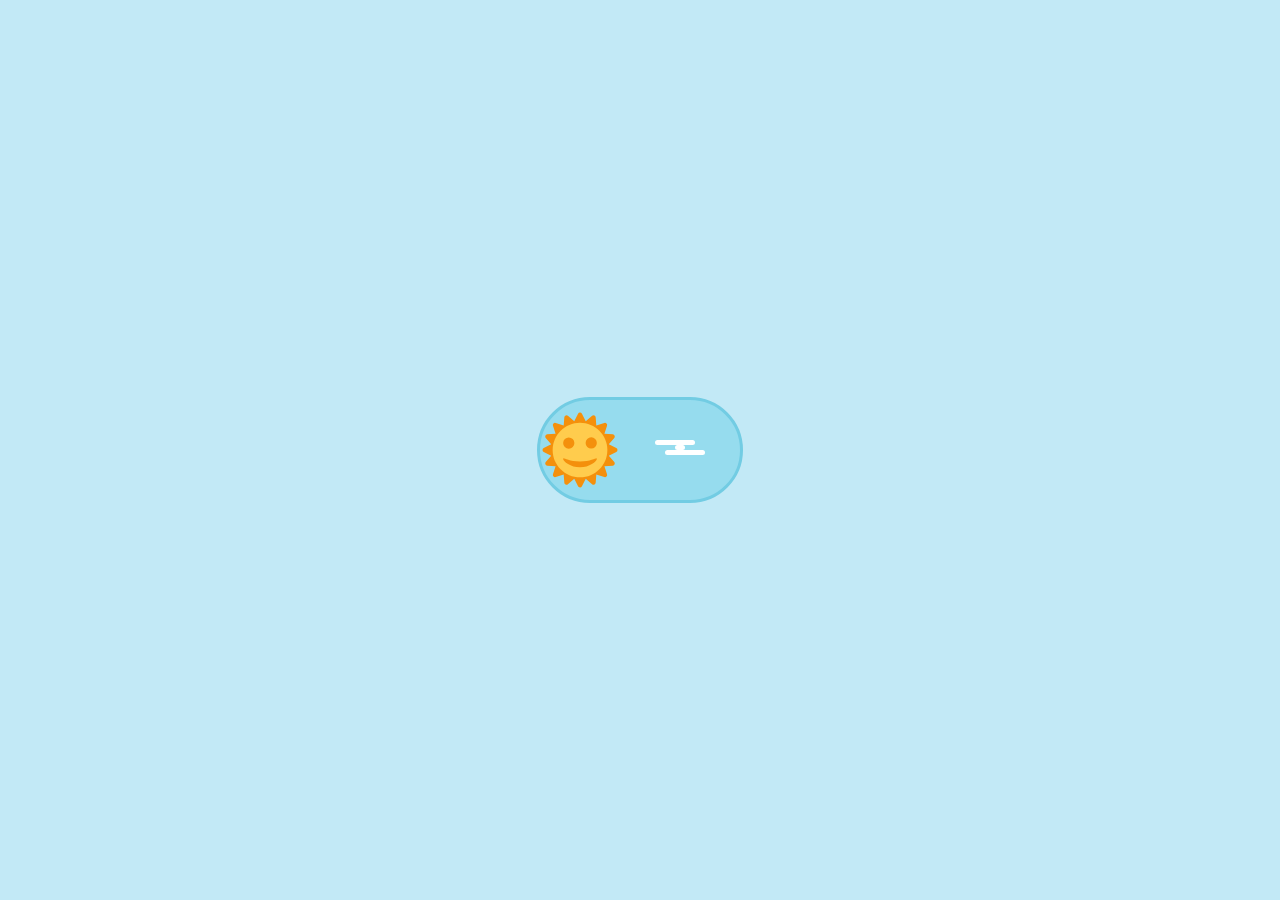
<file: custom-switch/index.html>
<!DOCTYPE html>
<html lang="en">
<head>
    <meta charset="UTF-8">
    <meta http-equiv="X-UA-Compatible" content="IE=edge">
    <meta name="viewport" content="width=device-width, initial-scale=1.0">
    <title>Day Night Toggle</title>
    <link rel="stylesheet" href="style.css">
</head>
<body>
    <div class="container">
        <input type="checkbox" id="toggle" class="toggle-box">
        <label for="toggle" class="toggle-label">
            <span class="toggle-background"></span>
        </label>
    </div>
</body>
</html>
</file>
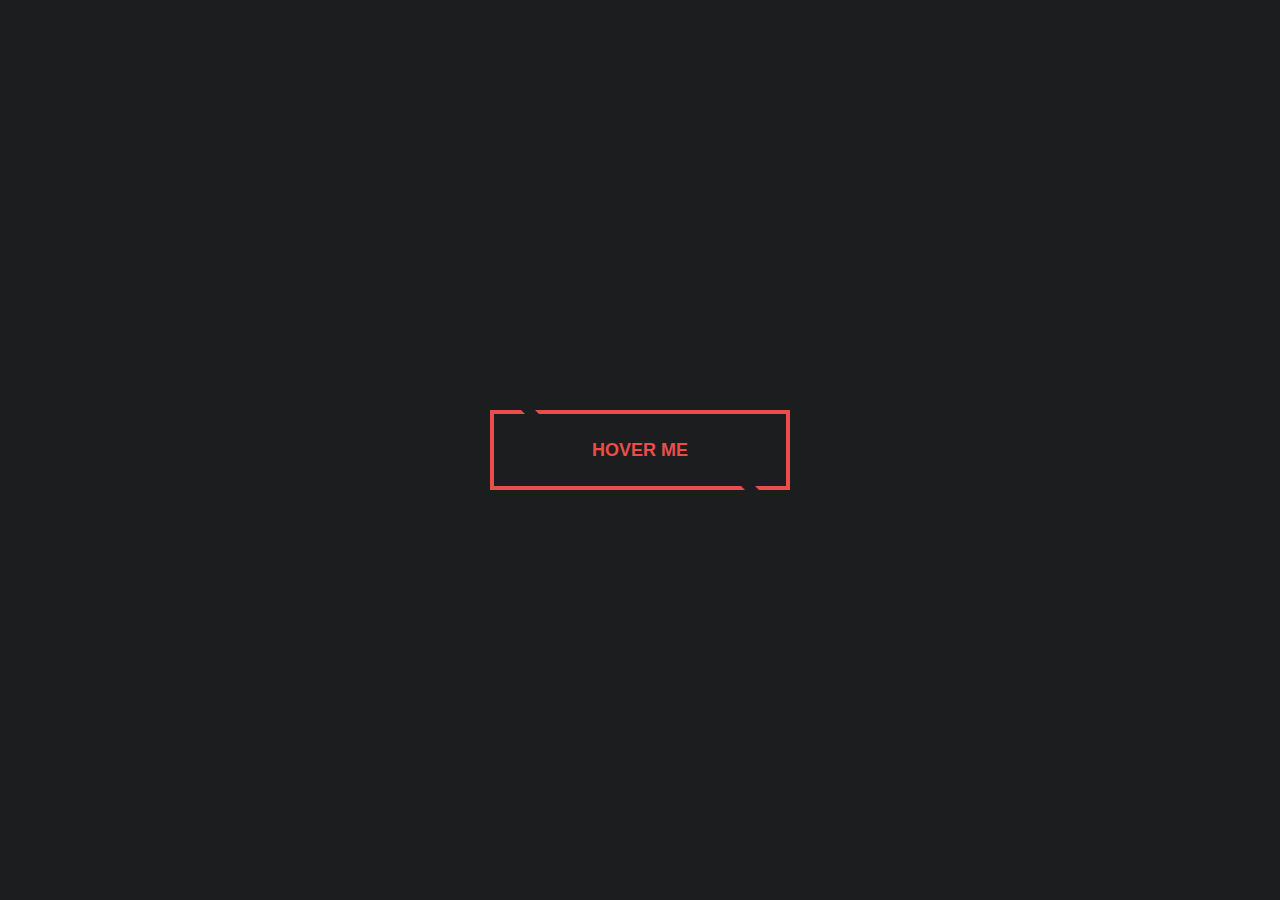
<file: hover-button/index.html>
<!DOCTYPE html>
<html lang="en">
<head>
	<meta charset="UTF-8">
	<meta http-equiv="X-UA-Compatible" content="IE=edge">
	<meta name="viewport" content="width=device-width, initial-scale=1.0">
	<title>Amazing Hover Button</title>
	<link rel="stylesheet" href="style.css">
</head>
<body>
	<button class="button">
		Hover Me
	</button>
</body>
</html>
</file>
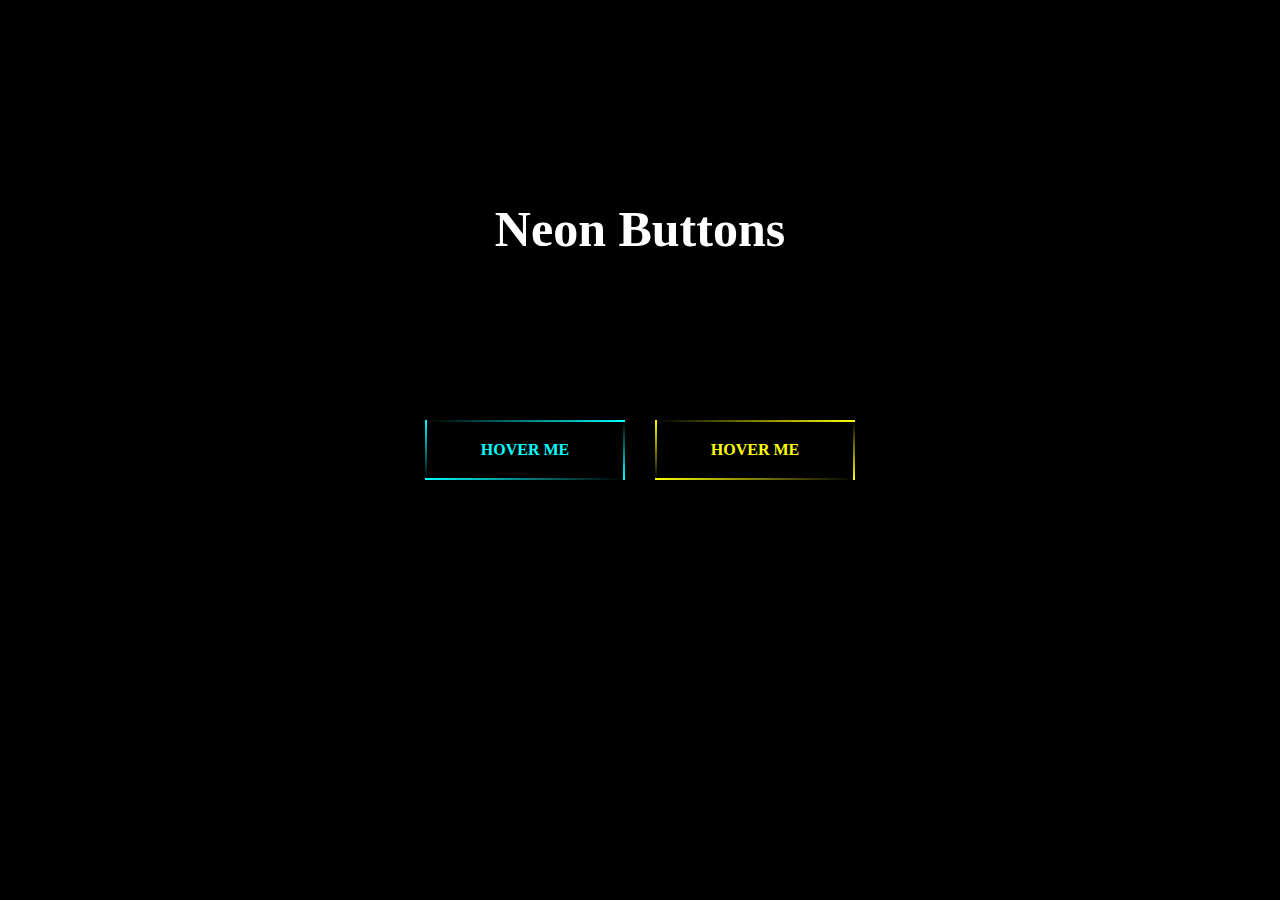
<file: neon-button-glow/index.html>
<!DOCTYPE html>
<html lang="en">
<head>
    <meta charset="UTF-8">
    <meta http-equiv="X-UA-Compatible" content="IE=edge">
    <meta name="viewport" content="width=device-width, initial-scale=1.0">
    <link rel="stylesheet" href="style.css">
    <title>Neon Button</title>
</head>
<body>
    <div class="container">
        <h1 class="title">Neon Buttons</h1>
        <div class="child-container">
            <a class="btn" style="--button-color: #0ff" href="#">
                <span></span>
                <span></span>
                <span></span>
                <span></span>
                Hover Me
            </a>
            <a class="btn" style="--button-color: #ff0" href="#">
                <span></span>
                <span></span>
                <span></span>
                <span></span>
                Hover Me
            </a>
        </div>
        
    </div>
</body>
</html>
</file>
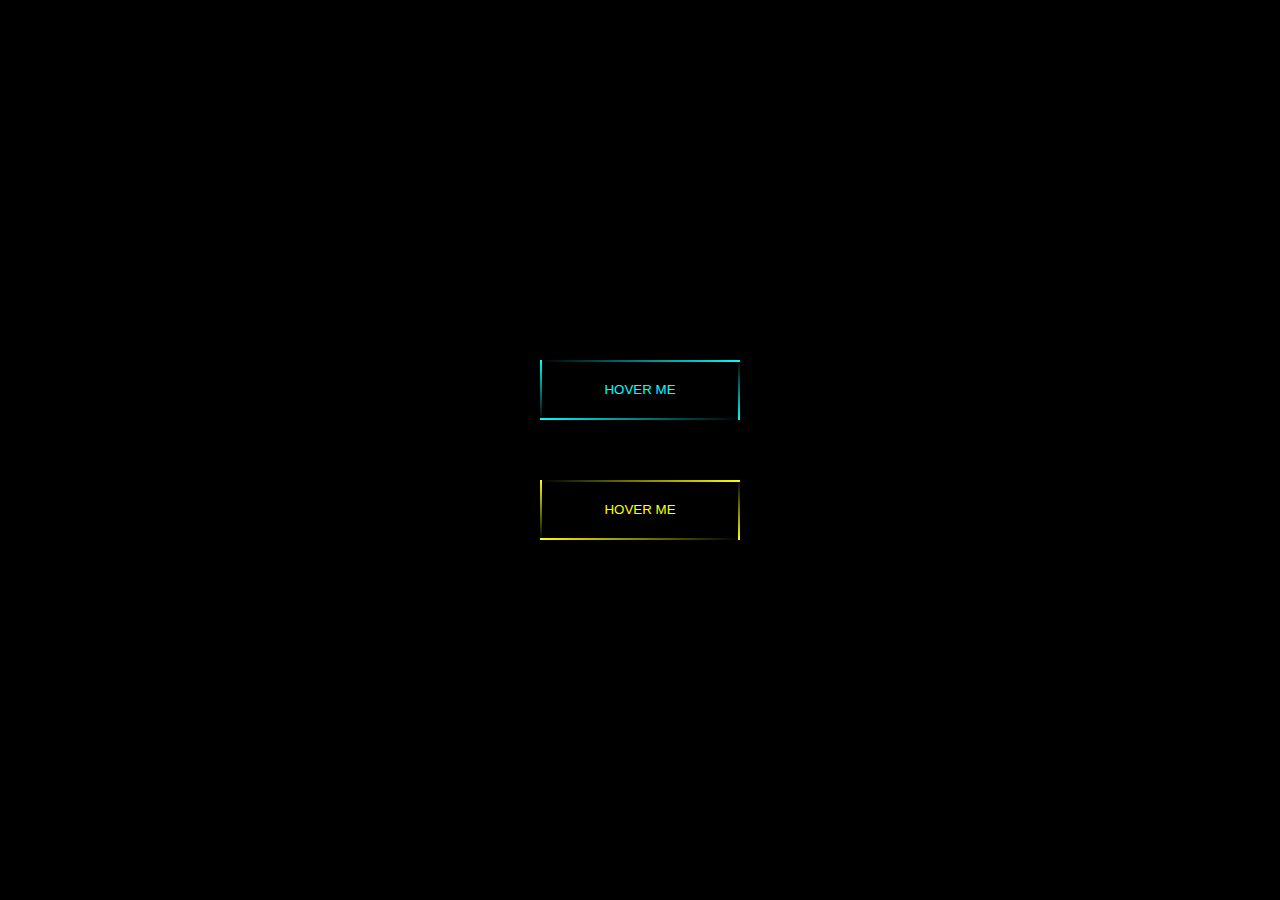
<file: neon-buttons/index.html>
<!DOCTYPE html>
<html lang="en">
<head>
    <meta charset="UTF-8">
    <meta http-equiv="X-UA-Compatible" content="IE=edge">
    <meta name="viewport" content="width=device-width, initial-scale=1.0">
    <title>Neon Buttons</title>
    <link rel="stylesheet" href="style.css">
</head>
<body>
    <div class="container">
        <button class="btn" style="--btn-color: #00ffff">
            <span></span>
            <span></span>
            <span></span>
            <span></span>
            Hover Me
        </button>
        <button class="btn" style="--btn-color: #ffff00">
            <span></span>
            <span></span>
            <span></span>
            <span></span>
            Hover Me
        </button>
    </div>
</body>
</html>
</file>
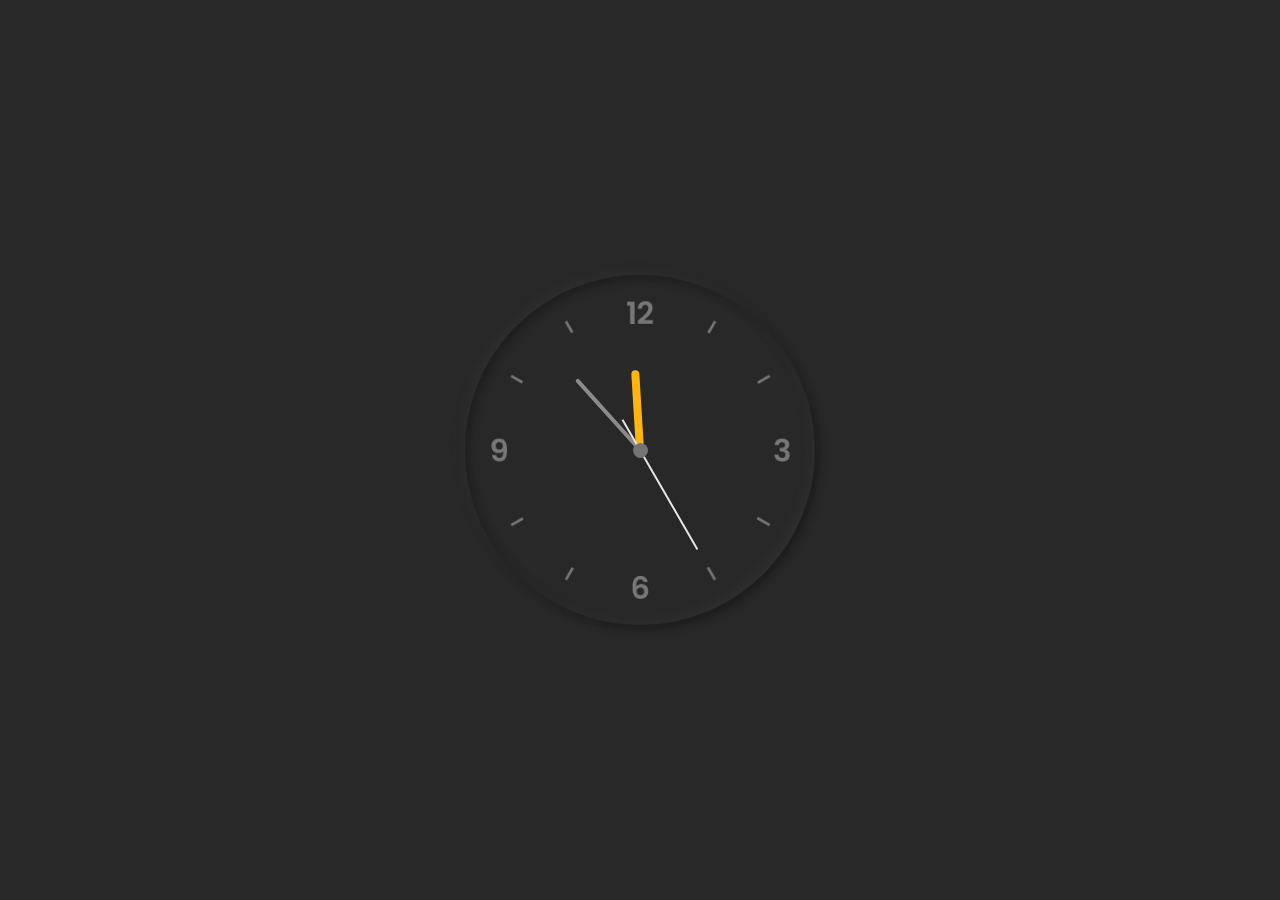
<file: neumorphic-clock/index.html>
<!DOCTYPE html>
<html lang="en">
<head>
    <meta charset="UTF-8">
    <meta http-equiv="X-UA-Compatible" content="IE=edge">
    <meta name="viewport" content="width=device-width, initial-scale=1.0">
    <title>Neumorphic Clock With CSS and Javascript</title>
    <link rel="stylesheet" href="style.css">
</head>
<body>
    <div class="clock">
        <div class="hour">
            <div id="hr"></div>
        </div>
        <div class="min">
            <div id="mn"></div>
        </div>
        <div class="sec">
            <div id="sc"></div>
        </div>
    </div>
    <script src="./index.js"></script>
</body>
</html>
</file>
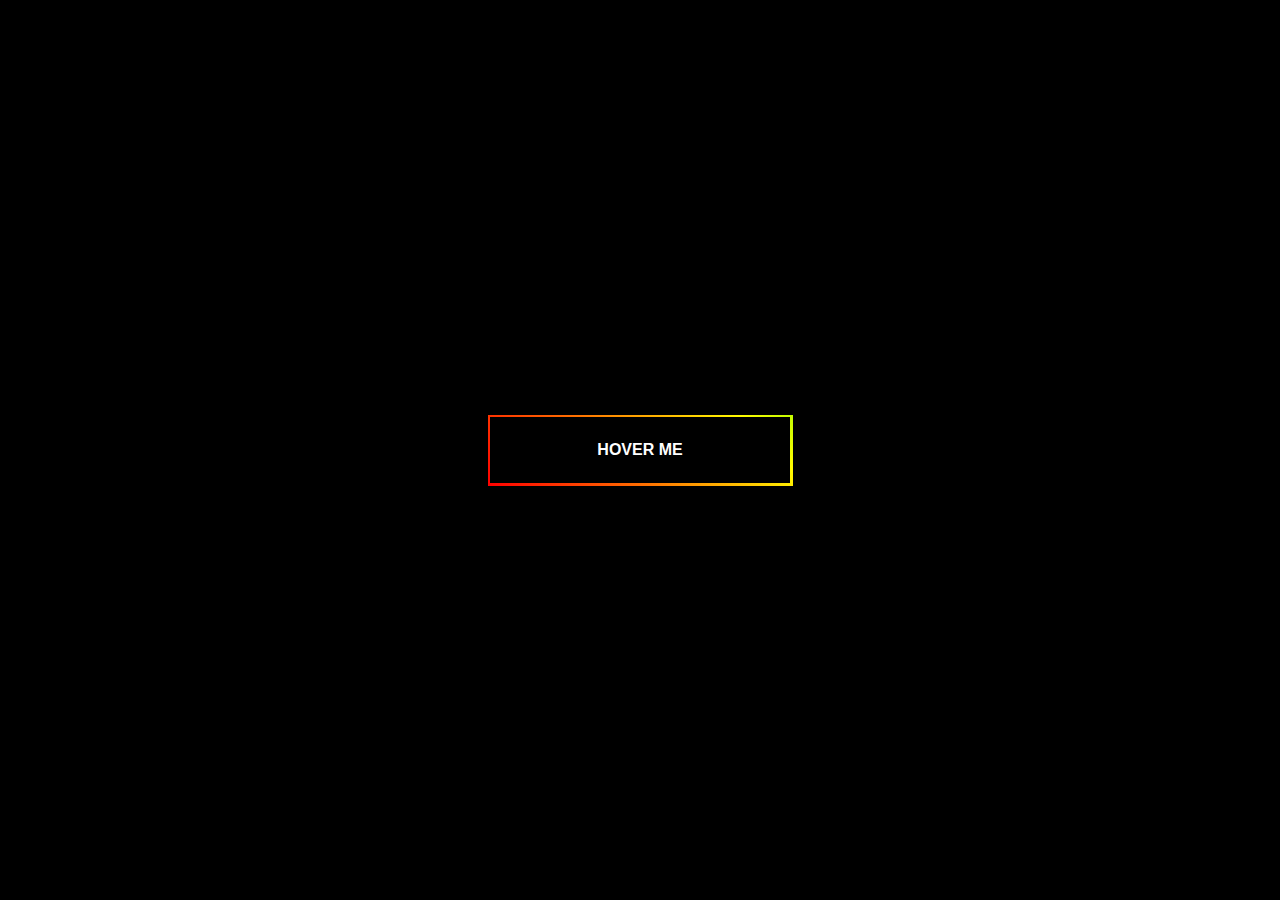
<file: rainbow-btn/index.html>
<!DOCTYPE html>
<html lang="en">
<head>
    <meta charset="UTF-8">
    <meta http-equiv="X-UA-Compatible" content="IE=edge">
    <meta name="viewport" content="width=device-width, initial-scale=1.0">
    <title>Document</title>
    <link rel="stylesheet" href="style.css">
</head>
<body>
    <button class="btn rainbow">
        Hover Me
    </button>
</body>
</html>
</file>
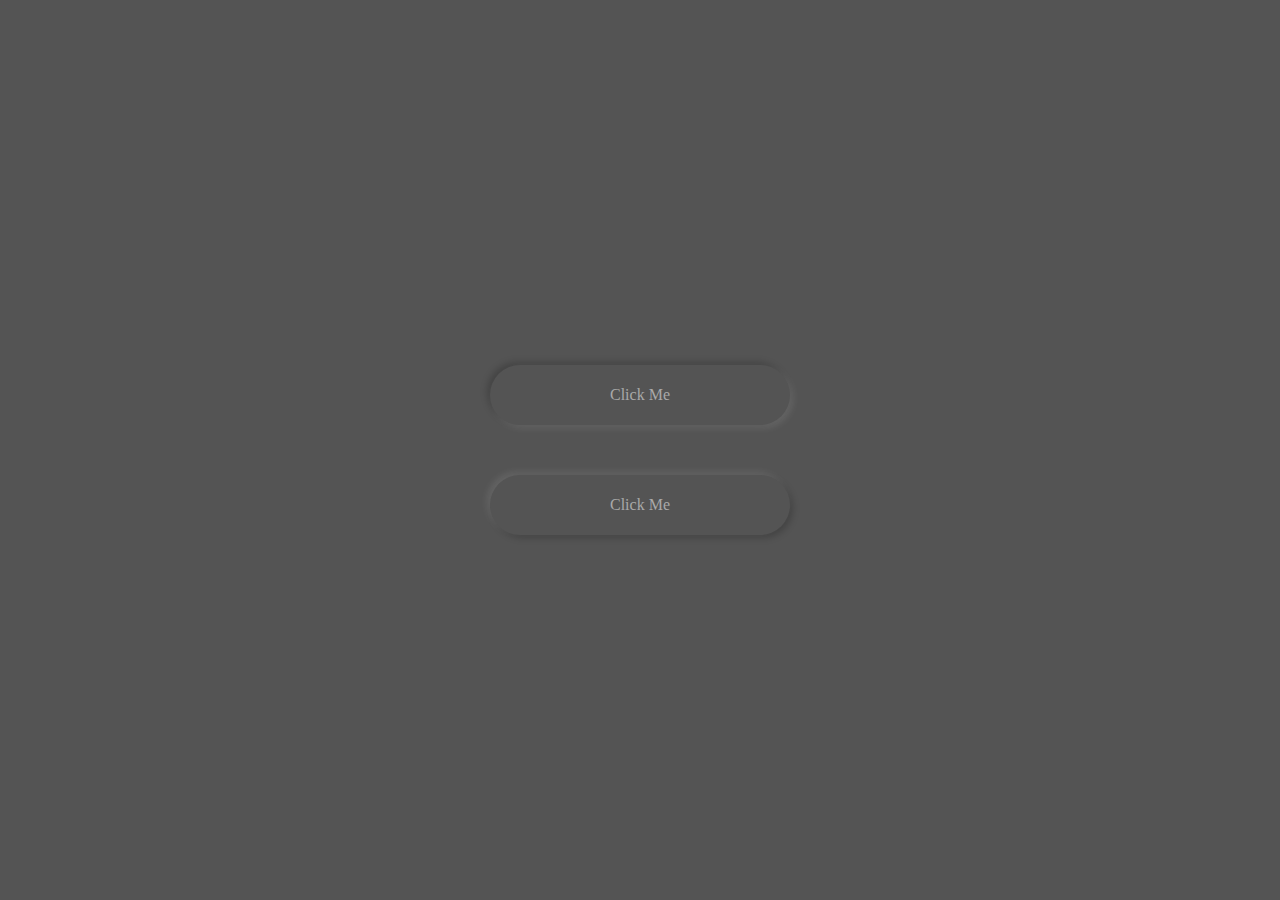
<file: soft-ui-button/index.html>
<!DOCTYPE html>
<html lang="en">
<head>
    <meta charset="UTF-8">
    <meta http-equiv="X-UA-Compatible" content="IE=edge">
    <meta name="viewport" content="width=device-width, initial-scale=1.0">
    <title>Soft UI Buttons</title>
    <link rel="stylesheet" href="style.css">
</head>
<body>
    <div class="container">
        <button class="wide normal1">Click Me</button>
        <button class="wide normal2">Click Me</button>
    </div>
</body>
</html>
</file>
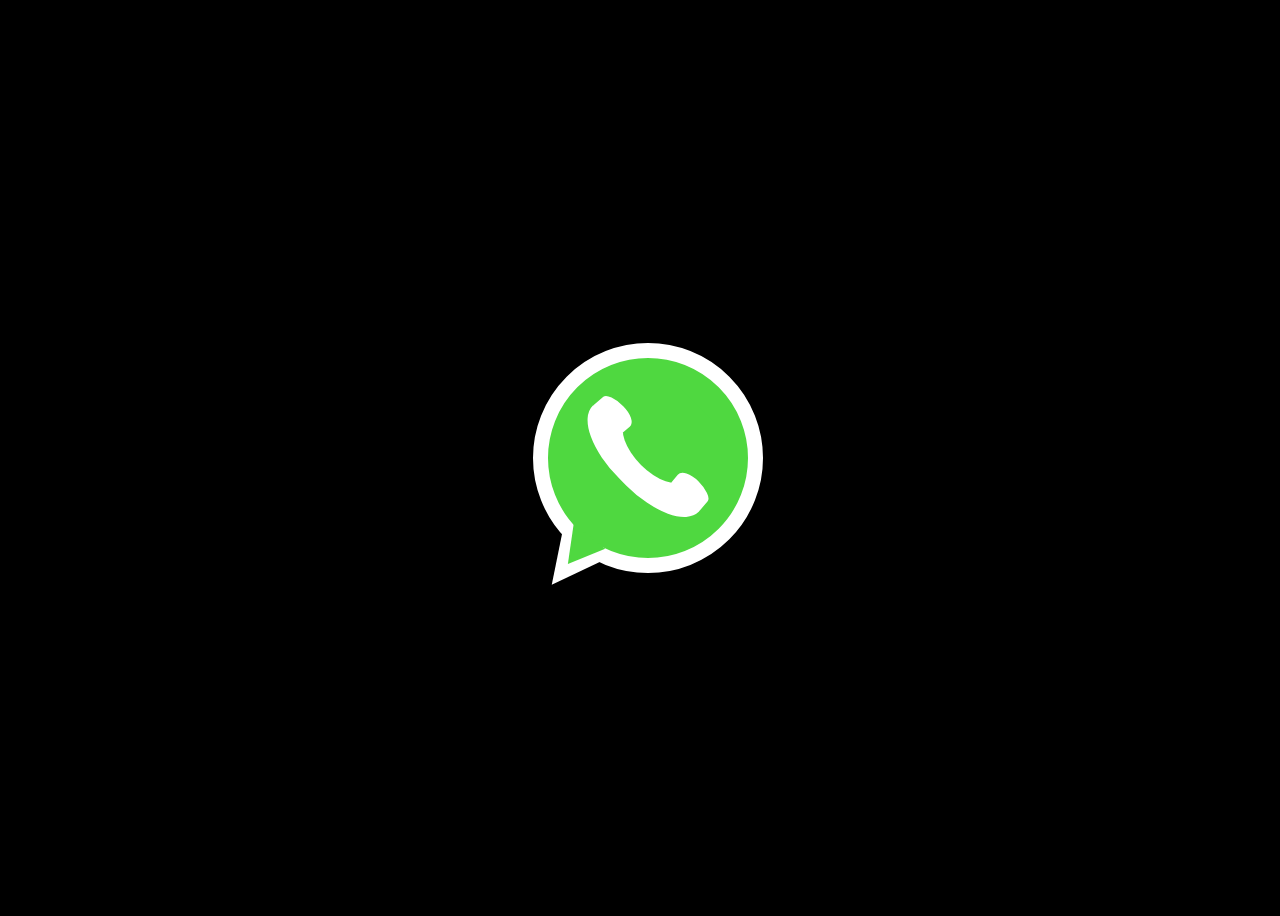
<file: whatsapp-logo/index.html>
<!DOCTYPE html>
<html lang="en">
<head>
    <meta charset="UTF-8">
    <meta http-equiv="X-UA-Compatible" content="IE=edge">
    <meta name="viewport" content="width=device-width, initial-scale=1.0">
    <title>Whatsapp Logo</title>
    <link rel="stylesheet" href="style.css">
</head>
<body>
    <div class="outer-circle">
        <div class="phone">
            <div class="top-part"></div>
            <div class="bottom-part"></div>
        </div>
    </div>
</body>
</html>
</file>
<file: custom-switch/style.css>
:root {
    --background-color-day: #c2e9f6;
    --background-color-night: #808fc7;
    --blue-border: #72cce3;
    --blue-color: #96dcee;
    --indigo-border: #5d6baa;
    --indigo-color: #6b7abb;
    --white: #fff;
    --gray-border: #e8e8ea;
    --gray-dots: #e8e8ea;
    --yellow-background: #fffaa8;
    --yellow-border: #f5eb71;   
}

* {
    margin: 0;
    padding: 0;
}

body {
    height: 100vh;
    width: 100%;
}

.container {
    width: 100%;
    height: 100%;
    display: flex;
    flex-direction: row;
    align-items: center;
    justify-content: center;
    background-color: var(--background-color-day);
    transition: all 250ms ease-in;
}

.toggle-box {
    display: none;
}

.toggle-label {
    width: 200px;
    height: 100px;
    position: relative;
    background-color: var(--blue-color);
    border: 3px solid var(--blue-border);
    border-radius: 100px;
    transition: all 350ms ease-in;
    display: flex;
}

.toggle-label::before {
    animation: reverse-switch 350ms forwards;
    transition: all 350ms ease-in;
    content: "";
    width: 80px;
    height: 80px;
    top: 10px;
    position: absolute;
    background: url('./sun.svg');
}

.toggle-background {
    width: 10px;
    height: 5px;
    border-radius: 5px;
    position: relative;
    background: var(--white);
    left: 135px;
    top: 45px;
    transition: all 150ms ease-in;
}

.toggle-background::before {
    content: "";
    position: absolute;
    top: -5px;
    width: 40px;
    height: 5px;
    border-radius: 5px;
    background: var(--white);
    left: -20px;
    transition: all 150ms ease-in;
}

.toggle-background::after {
    content: "";
    position: absolute;
    top: 5px;
    width: 40px;
    height: 5px;
    border-radius: 5px;
    background: var(--white);
    left: -10px;
    transition: all 150ms ease-in;
}

.container:has(.toggle-box:checked) {
    background-color: var(--background-color-night);
}

.toggle-box:checked + .toggle-label {
    background-color: var(--indigo-color);
    border: 3px solid var(--indigo-border);
}

.toggle-box:checked + .toggle-label 
.toggle-background {
    left: 60px;
    width: 5px;
}

.toggle-box:checked + .toggle-label .toggle-background:before {
    width: 5px;
    height: 5px;
    top: -25px;
}

.toggle-box:checked + .toggle-label .toggle-background:after {
    width: 5px;
    height: 5px;
    left: -30px;
    top: 20px;
}

.toggle-box:checked + .toggle-label::after {
    transition-delay: 350ms;
    opacity: 1;
}

.toggle-box:checked + .toggle-label::before {
    background: url(./moon.svg);
    animation-name: switch;
    animation-duration: 350ms;
    animation-fill-mode: forwards;
}

@keyframes switch {
    0% {
        left: 10px;
        transform: rotate(0);
    }
    100% {
        left: 110px;
        transform: rotate(360deg);
    }
}

@keyframes reverse-switch {
    0% {
        left: 110px;
        transform: rotate(360deg);
    }
    100% {
        left: 10px;
        transform: rotate(0);
    }
}
</file>
<file: hover-button/style.css>
* {
    margin: 0;
    padding: 0;
    font-family: sans-serif;
}

:root {
    --body-bg-color: #1c1d1e;
    --button-color: #eb4d4b;
}

body {
    background-color: var(--body-bg-color);
    height: 100vh;
    display: flex;
    align-items: center;
    justify-content: center;
}

.button {
    width: 300px;
    height: 80px;
    background: none;
    border: 4px solid;
    color: var(--button-color);
    font-weight: 700;
    text-transform: uppercase;
    cursor: pointer;
    font-size: 18px;
    position: relative;
}

.button::before, .button::after {
    content: "";
    position: absolute;
    width: 14px;
    height: 4px;
    background: var(--body-bg-color);
    transform: skewX(45deg);
    transition: 0.2s linear;
}


.button::before {
    top: -4px;
    left: 10%;
}

.button::after {
    bottom: -4px;
    right: 10%;
}

.button:hover::before {
    left: 80%;
}


.button:hover::after {
    right: 80%;
}
</file>
<file: neon-button-glow/style.css>
* {
    margin: 0;
    padding: 0;
    --text-color: #1eff00;
}


.container {
    width: 100%;
    height: 100vh;
    background-color: black;
    display: flex;
    flex-direction: column;
    align-items: center;
    justify-content: start;
    
    font-family: Poppins;
}

.child-container {
    display: flex;
    flex-direction: row;
    align-items: center;
    justify-content: center;
    gap: 30px;
    flex: 6;
}

.btn {
    position: relative;
    font-weight: 700;
    display: inline-block;
    height: 60px;
    width: 200px;
    text-decoration: none;
    text-align: center;
    line-height: 60px;
    color: var(--button-color);
    text-transform: uppercase;
    overflow: hidden;
}

.btn span {
    position: absolute;
    display: block;
}

.title {
    background-color: transparent;
    color: white;
    position: absolute;
    top: 200px;
    font-size: 50px;
    animation: flicker 1.5s infinite alternate;
}

.btn:hover {
    color: black;
    background-color: var(--button-color);
    box-shadow: 0 0 5px var(--button-color),
        0 0 25px var(--button-color),
        0 0 50px var(--button-color),
        0 0 200px var(--button-color);
}

.btn span:nth-child(1) {
    top: 0;
    width: 100%;
    height: 2px;
    background: linear-gradient(90deg, transparent, var(--button-color));
    animation: animate1 1s linear infinite;
}

.btn span:nth-child(3) {
    bottom: 0;
    width: 100%;
    height: 2px;
    background: linear-gradient(90deg, var(--button-color), transparent);
    animation: animate3 1s linear infinite;
}

.btn span:nth-child(2) {
    right: 0;
    height: 100%;
    width: 2px;
    background: linear-gradient(180deg, transparent, var(--button-color));
    animation: animate2 1s linear infinite;
}

.btn span:nth-child(4) {
    left: 0;
    width: 2px;
    height: 100%;
    background: linear-gradient(180deg, var(--button-color), transparent);
    animation: animate4 1s linear infinite;
}

@keyframes animate1 {
    0% {
        left: -100%;
    }

    50%,
    100% {
        left: 100%;
    }
}

@keyframes animate3 {
    0% {
        right: -100%;
    }

    50%,
    100% {
        right: 100%;
    }
}

@keyframes animate2 {
    0% {
        top: -100%;
    }

    50%,
    100% {
        top: 100%;
    }
}

@keyframes animate4 {
    0% {
        bottom: -100%;
    }

    50%,
    100% {
        bottom: 100%;
    }
}

@keyframes flicker {

    0%,
    18%,
    22%,
    25%,
    53%,
    57%,
    100% {
        text-shadow:
            0 0 5px #a8a2a2,
            0 0 10px #a8a2a2,
            0 0 20px #a8a2a2,
            0 0 40px var(--text-color),
            0 0 80px var(--text-color),
            0 0 90px var(--text-color),
            0 0 100px var(--text-color),
            0 0 150px var(--text-color);
    }

    20%,
    24%,
    55% {
        text-shadow: none;
    }
}
</file>
<file: neon-buttons/style.css>
* {
  margin: 0;
  padding: 0;
}

.container {
  width: 100%;
  height: 100vh;
  background-color: black;
  display: flex;
  flex-direction: column;
  justify-content: center;
  align-items: center;
  gap: 60px;
}

.btn {
  position: relative;
  display: inline-block;
  height: 60px;
  width: 200px;
  text-decoration: none;
  text-align: center;
  line-height: 60px;
  color: var(--btn-color);
  text-transform: uppercase;
  overflow: hidden;
  background: transparent;
  border: 0;
}

.btn span {
  position: absolute;
  display: block;
}

.btn:hover {
    color: black;
    background-color: var(--btn-color);
    box-shadow: 0 0 5px var(--btn-color),
    0 0 25px var(--btn-color),
    0 0 50px var(--btn-color),
    0 0 200px var(--btn-color);
}

.btn span:nth-child(1) {
    top: 0;
    width: 100%;
    height: 2px;
    background: linear-gradient(90deg, transparent, var(--btn-color));
    animation: animate1 1s linear infinite;
}

@keyframes animate1 {
    0% {
        left: -100%;
    }
    50%, 100% {
        left: 100%;
    }
}

.btn span:nth-child(3) {
    bottom: 0;
    width: 100%;
    height: 2px;
    background: linear-gradient(90deg, var(--btn-color), transparent);
    animation: animate3 1s linear infinite;
}

@keyframes animate3 {
    0% {
        right: -100%;
    }
    50%, 100% {
        right: 100%;
    }
}


.btn span:nth-child(2) {
    right: 0;
    height: 100%;
    width: 2px;
    background: linear-gradient(180deg, transparent, var(--btn-color));
    animation: animate2 1s linear infinite;
}

@keyframes animate2 {
    0% {
        top: -100%;
    }
    50%, 100% {
        top: 100%;
    }
}

.btn span:nth-child(4) {
    left: 0;
    height: 100%;
    width: 2px;
    background: linear-gradient(180deg, var(--btn-color),transparent);
    animation: animate4 1s linear infinite;
}

@keyframes animate4 {
    0% {
        bottom: -100%;
    }
    50%, 100% {
        bottom: 100%;
    }
}
</file>
<file: neumorphic-clock/style.css>
* {
    margin: 0;
    padding: 0;
    box-sizing: border-box;
}

body {
    display: flex;
    justify-content: center;
    align-items: center;
    min-height: 100vh;
    background: #282828;
}

.clock {
    display: flex;
    width: 350px;
    height: 350px;
    justify-content: center;
    align-items: center;
    background: url(./clock.png);
    background-size: cover;
    border-radius: 50%;
    box-shadow: -4px -4px 10px rgba(67, 67, 67, 0.25),
      inset 4px 4px 10px rgba(0, 0, 0, 0.25),
      inset -4px -4px 10px rgba(67, 67, 67, 0.3), 
      4px 4px 10px rgba(0, 0, 0, 0.3);
}

.clock::before {
    content: "";
    position: absolute;
    width: 15px;
    height: 15px;
    background: #747474;
    border-radius: 50%;
    z-index: 999;
}

.clock .hour,
.clock .min,
.clock .sec {
    position: absolute;
}

.clock .hour,
#hr {
    width: 160px;
    height: 160px;
}

.clock .min,
#mn {
    width: 190px;
    height: 190px;
}

.clock .sec,
#sc {
    width: 230px;
    height: 230px;
}

#mn, #hr, #sc {
    display: flex;
    justify-content: center;
    position: absolute;
    border-radius: 50%;
}

#hr::before {
    content: "";
    position: absolute;
    width: 8px;
    height: 80px;
    background: #ffb510;
    z-index: 9;
    border-radius: 6px 6px 0 0;
}

#mn::before {
    content: "";
    position: absolute;
    width: 4px;
    height: 90px;
    background: #8b8b8b;
    z-index: 10;
    border-radius: 6px 6px 0 0;
}

#sc::before {
    content: "";
    position: absolute;
    width: 2px;
    height: 150px;
    background: #e5e5e5;
    z-index: 11;
    border-radius: 6px 6px 0 0;
}
</file>
<file: rainbow-btn/style.css>
* {
    margin: 0;
    padding: 0;
}

body {
    height: 100vh;
    background-color: black;
    display: flex;
    justify-content: center;
    align-items: center;    
}

.btn {
    font-family: Poppins, sans-serif;
    text-transform: uppercase;
    font-size: 1rem;
    font-weight: 600;
    color: white;
    background: #000000;
    position: relative;
    width: 300px;
    padding: 1.5rem 2rem;
    border: none;
    transition: all 0.5s ease-in-out;
}

.rainbow::before,
.rainbow::after {
    content: "";
    position: absolute;
    left: -2.5px;
    top: -2.5px;
    background: linear-gradient(
        45deg,
        #ff0000,
        #ff7300,
        #fffb00,
        #48ff00,
        #00ffd5,
        #002bff,
        #7a00ff,
        #ff00c8,
        #ff0000
    );
    background-size: 400%;
    width: calc(100% + 5px);
    height: calc(100% + 5px);
    z-index: -1;
    animation: animate-rainbow 20s linear infinite alternate;
}

@keyframes animate-rainbow {
    0% {
        background-position: 0 0;
    }
    50% {
        background-position: 400% 0;
    }
    100% {
        background-position: 0 0;
    }
}

.rainbow::before {
    filter: blur(50px);
    opacity: 0;
    transition: opacity 0.5s ease-in-out;
}

.btn:hover {
    background: #000000aa;
}

.rainbow:hover::before {
    opacity: 1;
}
</file>
<file: soft-ui-button/style.css>
* {
    margin: 0;
    padding: 0;
}

.container {
    height: 100vh;
    width: 100%;
    display: flex;
    flex-direction: column;
    align-items: center;
    justify-content: center;
    gap: 50px;
    background-color: #545454;
}

.wide {
    width: 300px;
    height: 60px;
    border-radius: 50px;
    background-color: transparent;
    border:  none;
    color: darkgray;
    font-size: 1em;
    font-family: Poppins;
}

.normal1 {
    box-shadow: -3px -3px 7px #00000033, 
        3px 3px 7px #ffffff1a;
}

.normal1:active {
    box-shadow: -3px -3px 7px #00000033 inset, 
    3px 3px 7px #ffffff1a inset;
    font-size: 0.9em;
}

.normal2 {
    box-shadow: -3px -3px 7px #ffffff1a, 
        3px 3px 7px #00000033;
}

.normal2:active {
    box-shadow: -3px -3px 7px #ffffff1a inset, 
    3px 3px 7px #00000033 inset;
    font-size: 0.9em;
}
</file>
<file: whatsapp-logo/style.css>
:root {
    --logo-bg-color: #4fd840;
}

body {
    height: 100vh;
    width: 100vw;
    overflow: hidden;
    display: flex;
    justify-content: center;
    align-items: center;
    background-color: #000000;
}

.outer-circle {
    height: 200px;
    width: 200px;
    border: 15px solid #fff;
    border-radius: 50%;
    position: relative;
    background-color: var(--logo-bg-color);
}

.outer-circle::before {
    content: "";
    position: absolute;
    left: -32px;
    bottom: -45px;
    border: 30px solid;
    border-right-width: 60px;
    border-color: transparent #fff transparent transparent;
    transform: rotate(-52deg);
    z-index: 1;
}

.outer-circle::after {
    content: "";
    position: absolute;
    left: -3px;
    bottom: -20px;
    border: 20px solid;
    border-right-width: 35px;
    border-color: transparent var(--logo-bg-color) transparent transparent;
    transform: rotate(-52deg);
    z-index: 2;
}

.phone {
    height: 35px;
    width: 150px;
    background-color: #fff;
    border-bottom-left-radius: 100% 70px;
    border-bottom-right-radius: 100% 70px;
    border-top-left-radius: 5px;
    border-top-right-radius: 5px;
    transform: rotate(45deg);
    position: absolute;
    top: 47%;
    left: 6%;
}


.phone::after {
    content: "";
    width: 82px;
    height: 82px;
    position: absolute;
    border-bottom-left-radius: 100% 40px;
    border-bottom-right-radius: 100% 40px;
    top: -72px;
    left: 35px;
    z-index: 2;
    background-color: var(--logo-bg-color);
}

.top-part, .bottom-part {
    position: absolute;
    background-color: #fff;
    width: 40px;
    height: 20px;
    top: -19px;
    z-index: 3;
}

.top-part {
    left: 1px;
    transform: skew(-5deg);
    border-top-right-radius: 100% 20px;
    border-top-left-radius: 100% 15px;
}

.bottom-part {
    right: 1px;
    transform: skew(5deg);
    border-top-left-radius: 100% 20px;
    border-top-right-radius: 100% 15px;
}
</file>
